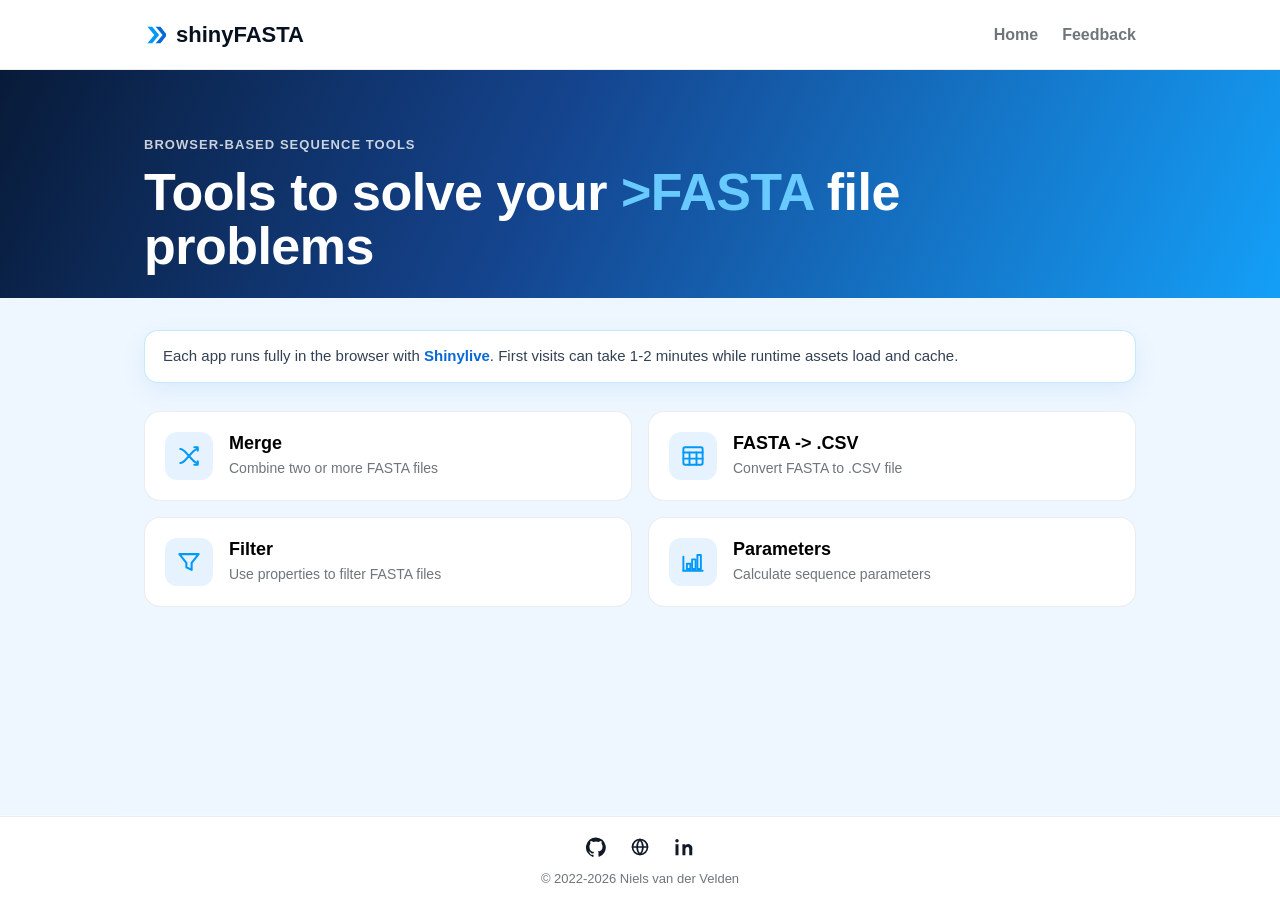
<file: dashboard/index.html>
<!doctype html>
<html lang="en">
<head>
  <meta charset="utf-8">
  <meta name="viewport" content="width=device-width, initial-scale=1">
  <title>shinyFASTA</title>
  <meta name="description" content="Browser-based FASTA tools.">
  <link rel="icon" type="image/svg+xml" href='data:image/svg+xml,%3Csvg xmlns="http://www.w3.org/2000/svg" viewBox="0 0 32 32"%3E%3Crect width="32" height="32" rx="7" fill="%23eef7ff"/%3E%3Cpath d="M5 4l10 12L5 28h7l10-12L12 4H5z" fill="%230099f9"/%3E%3Cpath d="M17 4l10 12-10 12h7l8-10.2v-3.6L24 4h-7z" fill="%230868d8"/%3E%3C/svg%3E'>
  <style>
    :root {
      --bg: #eef7ff;
      --ink: #07111f;
      --muted: #6e757b;
      --blue: #0099f9;
      --blue-dark: #0868d8;
      --blue-soft: #e6f3ff;
      --card: #ffffff;
      --line: rgba(15, 23, 42, 0.08);
    }

    * { box-sizing: border-box; }
    html,
    body {
      min-height: 100%;
      background: #fff;
    }

    body {
      min-height: 100dvh;
      margin: 0;
      overflow-x: hidden;
      display: grid;
      grid-template-rows: auto auto 1fr auto;
      color: var(--ink);
      font-family: Inter, Arial, "Helvetica Neue", Helvetica, sans-serif;
      font-size: 16px;
      line-height: 1.5;
      -webkit-font-smoothing: antialiased;
    }

    a { color: inherit; text-decoration: none; }

    /* ===== Navbar ===== */
    .navbar {
      background: #fff;
      border-bottom: 1px solid var(--line);
    }
    .nav-inner {
      width: 100%;
      max-width: 1040px;
      margin: 0 auto;
      padding: 18px 24px;
      display: flex;
      align-items: center;
      justify-content: space-between;
      gap: 24px;
    }
    .brand {
      display: flex;
      align-items: center;
      gap: 10px;
      font-size: 22px;
      font-weight: 700;
    }
    .brand-mark { width: 22px; height: 22px; flex: 0 0 auto; }
    .nav-links {
      display: flex;
      align-items: center;
      gap: 24px;
      color: var(--muted);
      font-size: 16px;
      font-weight: 600;
    }
    .nav-links a:hover, .nav-links a:focus { color: var(--blue-dark); }

    /* ===== Hero ===== */
    .hero-art {
      min-height: 260px;
      overflow: hidden;
      background:
        linear-gradient(115deg, rgba(3, 22, 52, 0.98) 0%, rgba(8, 58, 136, 0.95) 42%, rgba(0, 153, 249, 0.92) 100%),
        repeating-linear-gradient(135deg, rgba(255, 255, 255, 0.18) 0 2px, transparent 2px 24px);
      position: relative;
    }
    .hero-inner {
      width: 100%;
      max-width: 1040px;
      min-height: 260px;
      margin: 0 auto;
      padding: 38px 24px 56px;
      display: flex;
      align-items: flex-end;
    }
    .hero-label {
      color: rgba(255, 255, 255, 0.78);
      font-size: 13px;
      font-weight: 700;
      text-transform: uppercase;
      letter-spacing: 0.08em;
      margin-bottom: 10px;
    }
    h1 {
      max-width: 760px;
      margin: 0;
      color: #fff;
      font-size: clamp(34px, 5vw, 52px);
      line-height: 1.05;
      font-weight: 700;
      letter-spacing: -0.01em;
    }
    .fasta { color: #68caff; }

    /* ===== Content ===== */
    .content {
      width: 100%;
      max-width: 1040px;
      margin: -32px auto 0;
      padding: 32px 24px 42px;
      position: relative;
      z-index: 1;
      background: var(--bg);
      box-shadow: 0 0 0 100vmax var(--bg);
      clip-path: inset(0 -100vmax);
    }
    .notice {
      width: 100%;
      margin: 0 0 28px;
      padding: 14px 18px;
      border: 1px solid rgba(0, 153, 249, 0.22);
      border-radius: 14px;
      background: #fff;
      color: #334155;
      font-size: 15px;
      box-shadow: 0 8px 24px rgba(8, 104, 216, 0.08);
    }
    .notice strong { color: var(--blue-dark); }

    .grid {
      display: grid;
      grid-template-columns: repeat(2, minmax(0, 1fr));
      gap: 16px;
      margin: 0;
      padding: 0;
      list-style: none;
    }

    .app-card {
      display: flex;
      align-items: center;
      gap: 16px;
      padding: 20px;
      border-radius: 16px;
      background: var(--card);
      color: #000;
      border: 1px solid var(--line);
      transition: box-shadow 160ms ease, transform 160ms ease, border-color 160ms ease;
    }
    .app-card > .text { min-width: 0; flex: 1; }

    .app-card:hover, .app-card:focus {
      transform: translateY(-2px);
      box-shadow: 0 10px 24px rgba(0, 120, 252, 0.14);
      border-color: rgba(0, 153, 249, 0.35);
      outline: none;
    }

    .icon {
      width: 48px;
      height: 48px;
      flex: 0 0 48px;
      display: grid;
      place-items: center;
      border-radius: 12px;
      background: var(--blue-soft);
      color: var(--blue);
    }
    .icon svg { width: 28px; height: 28px; display: block; }

    .card-title {
      display: block;
      margin: 0 0 4px;
      font-size: 18px;
      line-height: 1.2;
      font-weight: 700;
    }
    .card-text {
      display: block;
      margin: 0;
      color: var(--muted);
      font-size: 14px;
      line-height: 1.4;
    }

    .arrow {
      color: var(--blue);
      opacity: 0;
      transition: opacity 160ms ease, transform 160ms ease;
      flex: 0 0 auto;
    }
    .app-card:hover .arrow {
      opacity: 1;
      transform: translateX(2px);
    }

    /* ===== Footer ===== */
    footer {
      padding: 16px 24px 12px;
      background: #fff;
      border-top: 1px solid var(--line);
      color: var(--muted);
      text-align: center;
      font-size: 13px;
    }
    .social {
      display: flex;
      justify-content: center;
      gap: 16px;
      margin-bottom: 8px;
    }
    .social a {
      width: 28px;
      height: 28px;
      display: grid;
      place-items: center;
      color: #111827;
      border-radius: 6px;
      transition: color 140ms ease, background 140ms ease;
    }
    .social a:hover { color: var(--blue-dark); background: var(--blue-soft); }
    .social svg { width: 20px; height: 20px; display: block; }

    @media (max-width: 720px) {
      .grid { grid-template-columns: 1fr; }
      .hero-inner, .content {
        padding-left: 18px;
        padding-right: 18px;
      }
      .nav-inner {
        padding: 14px 18px;
      }
      .nav-links a[href*="issues"] { display: none; }
      h1 {
        max-width: 100%;
        overflow-wrap: anywhere;
      }
      .fasta { display: block; }
      .notice {
        width: 100%;
        max-width: 100%;
        overflow-wrap: anywhere;
      }
    }
  </style>
</head>
<body>
  <header class="navbar">
    <div class="nav-inner">
      <a class="brand" href="./" aria-label="shinyFASTA home">
        <svg class="brand-mark" viewBox="0 0 32 32" aria-hidden="true">
          <path d="M5 4l10 12L5 28h7l10-12L12 4H5z" fill="#0099f9"/>
          <path d="M17 4l10 12-10 12h7l8-10.2v-3.6L24 4h-7z" fill="#0868d8"/>
        </svg>
        <span>shinyFASTA</span>
      </a>
      <nav class="nav-links" aria-label="Main navigation">
        <a href="./">Home</a>
        <a href="https://github.com/nvelden/shinyFASTAapps/issues" target="_blank" rel="noopener">Feedback</a>
      </nav>
    </div>
  </header>

  <section class="hero-art" aria-label="FASTA sequence artwork">
    <div class="hero-inner">
      <div>
        <div class="hero-label">Browser-based sequence tools</div>
        <h1>Tools to solve your <span class="fasta">&gt;FASTA</span> file problems</h1>
      </div>
    </div>
  </section>

  <main class="content">
    <p class="notice">Each app runs fully in the browser with <strong>Shinylive</strong>. First visits can take 1-2 minutes while runtime assets load and cache.</p>

    <ul class="grid" aria-label="FASTA applications">
      <li>
        <a class="app-card" href="./tool.html?app=merge_FASTA">
          <span class="icon" aria-hidden="true">
            <svg viewBox="0 0 32 32" fill="none" stroke="currentColor" stroke-width="2.2" stroke-linecap="round" stroke-linejoin="round">
              <path d="M6 8c4 0 6 4 10 8s6 8 10 8"/>
              <path d="M6 24c4 0 6-4 10-8s6-8 10-8"/>
              <path d="M22 6h4v4"/>
              <path d="M22 26h4v-4"/>
            </svg>
          </span>
          <span class="text">
            <span class="card-title">Merge</span>
            <span class="card-text">Combine two or more FASTA files</span>
          </span>
          <svg class="arrow" viewBox="0 0 24 24" width="18" height="18" fill="none" stroke="currentColor" stroke-width="2.4" stroke-linecap="round" stroke-linejoin="round" aria-hidden="true"><path d="M5 12h14M13 5l7 7-7 7"/></svg>
        </a>
      </li>
      <li>
        <a class="app-card" href="./tool.html?app=FASTAtoCSV">
          <span class="icon" aria-hidden="true">
            <svg viewBox="0 0 32 32" fill="none" stroke="currentColor" stroke-width="2.2" stroke-linecap="round" stroke-linejoin="round">
              <rect x="5" y="6" width="22" height="20" rx="2"/>
              <path d="M5 12h22"/>
              <path d="M5 19h22"/>
              <path d="M12 12v14"/>
              <path d="M20 12v14"/>
            </svg>
          </span>
          <span class="text">
            <span class="card-title">FASTA -&gt; .CSV</span>
            <span class="card-text">Convert FASTA to .CSV file</span>
          </span>
          <svg class="arrow" viewBox="0 0 24 24" width="18" height="18" fill="none" stroke="currentColor" stroke-width="2.4" stroke-linecap="round" stroke-linejoin="round" aria-hidden="true"><path d="M5 12h14M13 5l7 7-7 7"/></svg>
        </a>
      </li>
      <li>
        <a class="app-card" href="./tool.html?app=filterFASTA">
          <span class="icon" aria-hidden="true">
            <svg viewBox="0 0 32 32" fill="none" stroke="currentColor" stroke-width="2.4" stroke-linecap="round" stroke-linejoin="round">
              <path d="M5 7h22l-8 10v8l-6-3v-5z"/>
            </svg>
          </span>
          <span class="text">
            <span class="card-title">Filter</span>
            <span class="card-text">Use properties to filter FASTA files</span>
          </span>
          <svg class="arrow" viewBox="0 0 24 24" width="18" height="18" fill="none" stroke="currentColor" stroke-width="2.4" stroke-linecap="round" stroke-linejoin="round" aria-hidden="true"><path d="M5 12h14M13 5l7 7-7 7"/></svg>
        </a>
      </li>
      <li>
        <a class="app-card" href="./tool.html?app=paramFASTA">
          <span class="icon" aria-hidden="true">
            <svg viewBox="0 0 32 32" fill="none" stroke="currentColor" stroke-width="2.2" stroke-linecap="round" stroke-linejoin="round">
              <path d="M5 26V10"/>
              <path d="M5 26h22"/>
              <rect x="9" y="18" width="4" height="6"/>
              <rect x="15" y="13" width="4" height="11"/>
              <rect x="21" y="8" width="4" height="16"/>
            </svg>
          </span>
          <span class="text">
            <span class="card-title">Parameters</span>
            <span class="card-text">Calculate sequence parameters</span>
          </span>
          <svg class="arrow" viewBox="0 0 24 24" width="18" height="18" fill="none" stroke="currentColor" stroke-width="2.4" stroke-linecap="round" stroke-linejoin="round" aria-hidden="true"><path d="M5 12h14M13 5l7 7-7 7"/></svg>
        </a>
      </li>
    </ul>
  </main>

  <footer>
    <div class="social" aria-label="Niels van der Velden links">
      <a href="https://github.com/nvelden" target="_blank" rel="noopener" aria-label="GitHub">
        <svg viewBox="0 0 24 24" aria-hidden="true" fill="currentColor">
          <path d="M12 .5A12 12 0 0 0 8.2 23.9c.6.1.8-.2.8-.6v-2.1c-3.4.7-4.1-1.5-4.1-1.5-.5-1.3-1.3-1.7-1.3-1.7-1.1-.7.1-.7.1-.7 1.2.1 1.8 1.2 1.8 1.2 1.1 1.8 2.8 1.3 3.5 1 .1-.8.4-1.3.8-1.6-2.7-.3-5.6-1.4-5.6-6A4.7 4.7 0 0 1 5.4 8c-.1-.3-.5-1.6.1-3.3 0 0 1-.3 3.4 1.2a11.8 11.8 0 0 1 6.2 0c2.3-1.5 3.3-1.2 3.3-1.2.7 1.7.3 3 .2 3.3a4.7 4.7 0 0 1 1.2 3.3c0 4.7-2.9 5.7-5.6 6 .4.3.8 1 .8 2v3.9c0 .4.2.7.8.6A12 12 0 0 0 12 .5z"/>
        </svg>
      </a>
      <a href="https://www.nielsvandervelden.com" target="_blank" rel="noopener" aria-label="Website">
        <svg viewBox="0 0 24 24" aria-hidden="true" fill="none">
          <path d="M12 21a9 9 0 1 0 0-18 9 9 0 0 0 0 18z" stroke="currentColor" stroke-width="2"/>
          <path d="M3 12h18M12 3c2.4 2.5 3.5 5.5 3.5 9S14.4 18.5 12 21c-2.4-2.5-3.5-5.5-3.5-9S9.6 5.5 12 3z" stroke="currentColor" stroke-width="2" stroke-linecap="round"/>
        </svg>
      </a>
      <a href="http://www.linkedin.com/in/nielsva" target="_blank" rel="noopener" aria-label="LinkedIn">
        <svg viewBox="0 0 24 24" aria-hidden="true" fill="currentColor">
          <path d="M5.4 8.8H1.8V22h3.6V8.8zM3.6 2.5a2.1 2.1 0 1 0 0 4.2 2.1 2.1 0 0 0 0-4.2zM22.2 14.7c0-3.6-1.9-6.2-5.1-6.2-1.8 0-3 .9-3.5 1.8h-.1V8.8h-3.4V22h3.6v-6.5c0-1.7.3-3.4 2.5-3.4 2.1 0 2.1 2 2.1 3.5V22h3.6v-7.3z"/>
        </svg>
      </a>
    </div>
    <div>&copy; 2022-2026 Niels van der Velden</div>
  </footer>
</body>
</html>
</file>
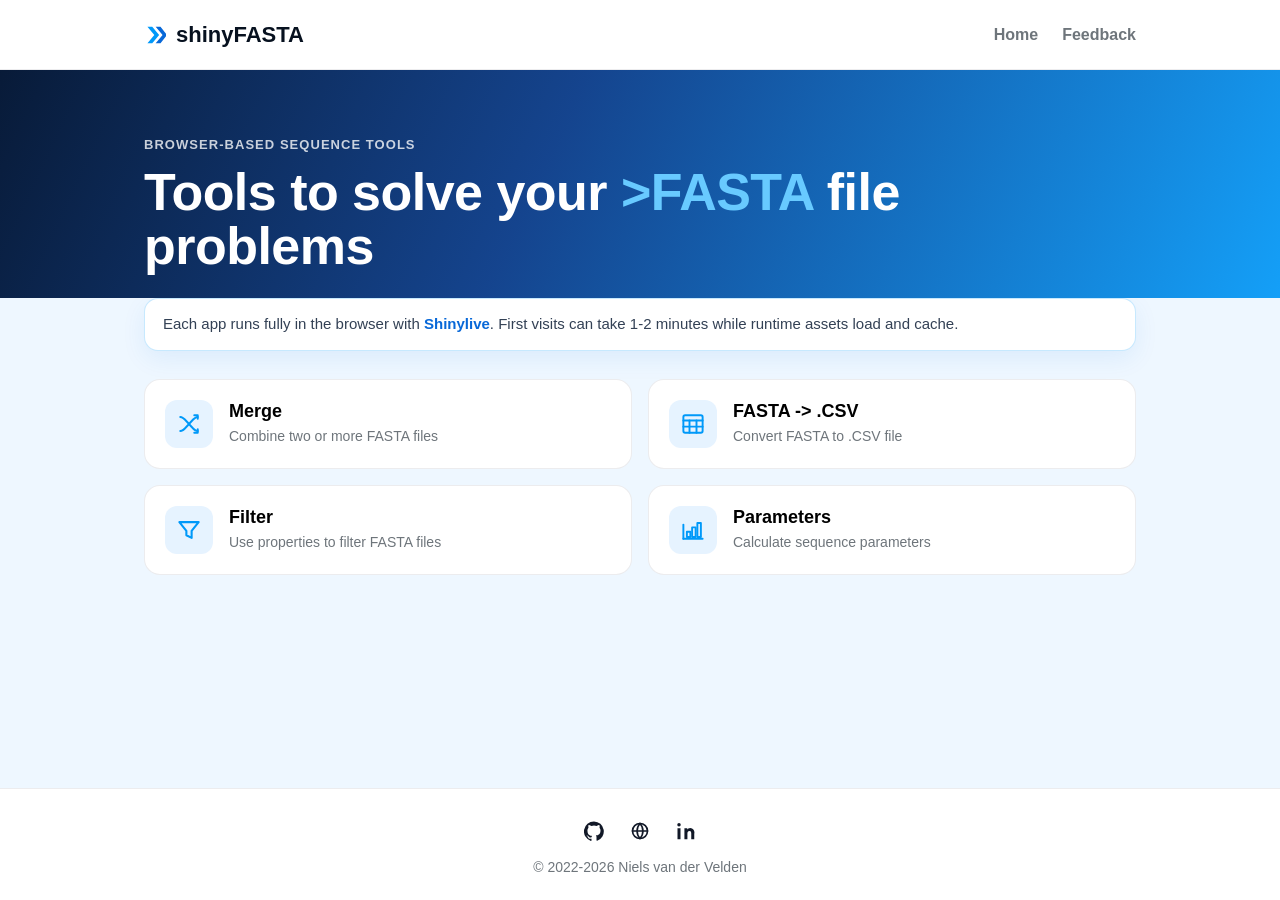
<file: docs/index.html>
<!doctype html>
<html lang="en">
<head>
  <meta charset="utf-8">
  <meta name="viewport" content="width=device-width, initial-scale=1">
  <title>shinyFASTA</title>
  <meta name="description" content="Browser-based FASTA tools.">
  <link rel="icon" type="image/svg+xml" href='data:image/svg+xml,%3Csvg xmlns="http://www.w3.org/2000/svg" viewBox="0 0 32 32"%3E%3Crect width="32" height="32" rx="7" fill="%23eef7ff"/%3E%3Cpath d="M5 4l10 12L5 28h7l10-12L12 4H5z" fill="%230099f9"/%3E%3Cpath d="M17 4l10 12-10 12h7l8-10.2v-3.6L24 4h-7z" fill="%230868d8"/%3E%3C/svg%3E'>
  <style>
    :root {
      --bg: #eef7ff;
      --ink: #07111f;
      --muted: #6e757b;
      --blue: #0099f9;
      --blue-dark: #0868d8;
      --blue-soft: #e6f3ff;
      --card: #ffffff;
      --line: rgba(15, 23, 42, 0.08);
    }

    * { box-sizing: border-box; }
    html,
    body {
      min-height: 100%;
      background: #fff;
    }

    body {
      min-height: 100dvh;
      margin: 0;
      padding-bottom: 112px;
      overflow-x: hidden;
      display: grid;
      grid-template-rows: auto auto 1fr auto;
      color: var(--ink);
      font-family: Inter, Arial, "Helvetica Neue", Helvetica, sans-serif;
      font-size: 16px;
      line-height: 1.5;
      -webkit-font-smoothing: antialiased;
    }

    a { color: inherit; text-decoration: none; }

    /* ===== Navbar ===== */
    .navbar {
      background: #fff;
      border-bottom: 1px solid var(--line);
    }
    .nav-inner {
      width: 100%;
      max-width: 1040px;
      margin: 0 auto;
      padding: 18px 24px;
      display: flex;
      align-items: center;
      justify-content: space-between;
      gap: 24px;
    }
    .brand {
      display: flex;
      align-items: center;
      gap: 10px;
      font-size: 22px;
      font-weight: 700;
    }
    .brand-mark { width: 22px; height: 22px; flex: 0 0 auto; }
    .nav-links {
      display: flex;
      align-items: center;
      gap: 24px;
      color: var(--muted);
      font-size: 16px;
      font-weight: 600;
    }
    .nav-links a:hover, .nav-links a:focus { color: var(--blue-dark); }

    /* ===== Hero ===== */
    .hero-art {
      min-height: 260px;
      overflow: hidden;
      background:
        linear-gradient(115deg, rgba(3, 22, 52, 0.98) 0%, rgba(8, 58, 136, 0.95) 42%, rgba(0, 153, 249, 0.92) 100%),
        repeating-linear-gradient(135deg, rgba(255, 255, 255, 0.18) 0 2px, transparent 2px 24px);
      position: relative;
    }
    .hero-inner {
      width: 100%;
      max-width: 1040px;
      min-height: 260px;
      margin: 0 auto;
      padding: 38px 24px 56px;
      display: flex;
      align-items: flex-end;
    }
    .hero-label {
      color: rgba(255, 255, 255, 0.78);
      font-size: 13px;
      font-weight: 700;
      text-transform: uppercase;
      letter-spacing: 0.08em;
      margin-bottom: 10px;
    }
    h1 {
      max-width: 760px;
      margin: 0;
      color: #fff;
      font-size: clamp(34px, 5vw, 52px);
      line-height: 1.05;
      font-weight: 700;
      letter-spacing: -0.01em;
    }
    .fasta { color: #68caff; }

    /* ===== Content ===== */
    .content {
      width: 100%;
      max-width: 1040px;
      margin: -32px auto 0;
      padding: 0 24px 42px;
      position: relative;
      z-index: 1;
      background: var(--bg);
      box-shadow: 0 0 0 100vmax var(--bg);
      clip-path: inset(0 -100vmax);
    }
    .notice {
      width: 100%;
      margin: 0 0 28px;
      padding: 14px 18px;
      border: 1px solid rgba(0, 153, 249, 0.22);
      border-radius: 14px;
      background: #fff;
      color: #334155;
      font-size: 15px;
      box-shadow: 0 8px 24px rgba(8, 104, 216, 0.08);
    }
    .notice strong { color: var(--blue-dark); }

    .grid {
      display: grid;
      grid-template-columns: repeat(2, minmax(0, 1fr));
      gap: 16px;
      margin: 0;
      padding: 0;
      list-style: none;
    }

    .app-card {
      display: flex;
      align-items: center;
      gap: 16px;
      padding: 20px;
      border-radius: 16px;
      background: var(--card);
      color: #000;
      border: 1px solid var(--line);
      transition: box-shadow 160ms ease, transform 160ms ease, border-color 160ms ease;
    }
    .app-card > .text { min-width: 0; flex: 1; }

    .app-card:hover, .app-card:focus {
      transform: translateY(-2px);
      box-shadow: 0 10px 24px rgba(0, 120, 252, 0.14);
      border-color: rgba(0, 153, 249, 0.35);
      outline: none;
    }

    .icon {
      width: 48px;
      height: 48px;
      flex: 0 0 48px;
      display: grid;
      place-items: center;
      border-radius: 12px;
      background: var(--blue-soft);
      color: var(--blue);
    }
    .icon svg { width: 28px; height: 28px; display: block; }

    .card-title {
      display: block;
      margin: 0 0 4px;
      font-size: 18px;
      line-height: 1.2;
      font-weight: 700;
    }
    .card-text {
      display: block;
      margin: 0;
      color: var(--muted);
      font-size: 14px;
      line-height: 1.4;
    }

    .arrow {
      color: var(--blue);
      opacity: 0;
      transition: opacity 160ms ease, transform 160ms ease;
      flex: 0 0 auto;
    }
    .app-card:hover .arrow {
      opacity: 1;
      transform: translateX(2px);
    }

    /* ===== Footer ===== */
    footer {
      position: fixed;
      left: 0;
      right: 0;
      bottom: 0;
      z-index: 10;
      padding: 28px 24px 22px;
      background: #fff;
      border-top: 1px solid var(--line);
      color: var(--muted);
      text-align: center;
      font-size: 14px;
    }
    .social {
      display: flex;
      justify-content: center;
      gap: 18px;
      margin-bottom: 12px;
    }
    .social a {
      width: 28px;
      height: 28px;
      display: grid;
      place-items: center;
      color: #111827;
      border-radius: 6px;
      transition: color 140ms ease, background 140ms ease;
    }
    .social a:hover { color: var(--blue-dark); background: var(--blue-soft); }
    .social svg { width: 20px; height: 20px; display: block; }

    @media (max-width: 720px) {
      .grid { grid-template-columns: 1fr; }
      .hero-inner, .content {
        width: 100%;
        max-width: 390px;
        margin-right: 0;
        margin-left: 0;
        padding-left: 18px;
        padding-right: 18px;
      }
      .nav-inner {
        max-width: 390px;
        margin-right: 0;
        margin-left: 0;
        padding: 14px 18px;
      }
      .nav-links a[href*="issues"] { display: none; }
      h1 {
        max-width: 100%;
        overflow-wrap: anywhere;
      }
      .fasta { display: block; }
      .notice {
        width: 100%;
        max-width: 100%;
        overflow-wrap: anywhere;
      }
    }
  </style>
</head>
<body>
  <header class="navbar">
    <div class="nav-inner">
      <a class="brand" href="./" aria-label="shinyFASTA home">
        <svg class="brand-mark" viewBox="0 0 32 32" aria-hidden="true">
          <path d="M5 4l10 12L5 28h7l10-12L12 4H5z" fill="#0099f9"/>
          <path d="M17 4l10 12-10 12h7l8-10.2v-3.6L24 4h-7z" fill="#0868d8"/>
        </svg>
        <span>shinyFASTA</span>
      </a>
      <nav class="nav-links" aria-label="Main navigation">
        <a href="./">Home</a>
        <a href="https://github.com/nvelden/shinyFASTAapps/issues" target="_blank" rel="noopener">Feedback</a>
      </nav>
    </div>
  </header>

  <section class="hero-art" aria-label="FASTA sequence artwork">
    <div class="hero-inner">
      <div>
        <div class="hero-label">Browser-based sequence tools</div>
        <h1>Tools to solve your <span class="fasta">&gt;FASTA</span> file problems</h1>
      </div>
    </div>
  </section>

  <main class="content">
    <p class="notice">Each app runs fully in the browser with <strong>Shinylive</strong>. First visits can take 1-2 minutes while runtime assets load and cache.</p>

    <ul class="grid" aria-label="FASTA applications">
      <li>
        <a class="app-card" href="./tool.html?app=merge_FASTA">
          <span class="icon" aria-hidden="true">
            <svg viewBox="0 0 32 32" fill="none" stroke="currentColor" stroke-width="2.2" stroke-linecap="round" stroke-linejoin="round">
              <path d="M6 8c4 0 6 4 10 8s6 8 10 8"/>
              <path d="M6 24c4 0 6-4 10-8s6-8 10-8"/>
              <path d="M22 6h4v4"/>
              <path d="M22 26h4v-4"/>
            </svg>
          </span>
          <span class="text">
            <span class="card-title">Merge</span>
            <span class="card-text">Combine two or more FASTA files</span>
          </span>
          <svg class="arrow" viewBox="0 0 24 24" width="18" height="18" fill="none" stroke="currentColor" stroke-width="2.4" stroke-linecap="round" stroke-linejoin="round" aria-hidden="true"><path d="M5 12h14M13 5l7 7-7 7"/></svg>
        </a>
      </li>
      <li>
        <a class="app-card" href="./tool.html?app=FASTAtoCSV">
          <span class="icon" aria-hidden="true">
            <svg viewBox="0 0 32 32" fill="none" stroke="currentColor" stroke-width="2.2" stroke-linecap="round" stroke-linejoin="round">
              <rect x="5" y="6" width="22" height="20" rx="2"/>
              <path d="M5 12h22"/>
              <path d="M5 19h22"/>
              <path d="M12 12v14"/>
              <path d="M20 12v14"/>
            </svg>
          </span>
          <span class="text">
            <span class="card-title">FASTA -&gt; .CSV</span>
            <span class="card-text">Convert FASTA to .CSV file</span>
          </span>
          <svg class="arrow" viewBox="0 0 24 24" width="18" height="18" fill="none" stroke="currentColor" stroke-width="2.4" stroke-linecap="round" stroke-linejoin="round" aria-hidden="true"><path d="M5 12h14M13 5l7 7-7 7"/></svg>
        </a>
      </li>
      <li>
        <a class="app-card" href="./tool.html?app=filterFASTA">
          <span class="icon" aria-hidden="true">
            <svg viewBox="0 0 32 32" fill="none" stroke="currentColor" stroke-width="2.4" stroke-linecap="round" stroke-linejoin="round">
              <path d="M5 7h22l-8 10v8l-6-3v-5z"/>
            </svg>
          </span>
          <span class="text">
            <span class="card-title">Filter</span>
            <span class="card-text">Use properties to filter FASTA files</span>
          </span>
          <svg class="arrow" viewBox="0 0 24 24" width="18" height="18" fill="none" stroke="currentColor" stroke-width="2.4" stroke-linecap="round" stroke-linejoin="round" aria-hidden="true"><path d="M5 12h14M13 5l7 7-7 7"/></svg>
        </a>
      </li>
      <li>
        <a class="app-card" href="./tool.html?app=paramFASTA">
          <span class="icon" aria-hidden="true">
            <svg viewBox="0 0 32 32" fill="none" stroke="currentColor" stroke-width="2.2" stroke-linecap="round" stroke-linejoin="round">
              <path d="M5 26V10"/>
              <path d="M5 26h22"/>
              <rect x="9" y="18" width="4" height="6"/>
              <rect x="15" y="13" width="4" height="11"/>
              <rect x="21" y="8" width="4" height="16"/>
            </svg>
          </span>
          <span class="text">
            <span class="card-title">Parameters</span>
            <span class="card-text">Calculate sequence parameters</span>
          </span>
          <svg class="arrow" viewBox="0 0 24 24" width="18" height="18" fill="none" stroke="currentColor" stroke-width="2.4" stroke-linecap="round" stroke-linejoin="round" aria-hidden="true"><path d="M5 12h14M13 5l7 7-7 7"/></svg>
        </a>
      </li>
    </ul>
  </main>

  <footer>
    <div class="social" aria-label="Niels van der Velden links">
      <a href="https://github.com/nvelden" target="_blank" rel="noopener" aria-label="GitHub">
        <svg viewBox="0 0 24 24" aria-hidden="true" fill="currentColor">
          <path d="M12 .5A12 12 0 0 0 8.2 23.9c.6.1.8-.2.8-.6v-2.1c-3.4.7-4.1-1.5-4.1-1.5-.5-1.3-1.3-1.7-1.3-1.7-1.1-.7.1-.7.1-.7 1.2.1 1.8 1.2 1.8 1.2 1.1 1.8 2.8 1.3 3.5 1 .1-.8.4-1.3.8-1.6-2.7-.3-5.6-1.4-5.6-6A4.7 4.7 0 0 1 5.4 8c-.1-.3-.5-1.6.1-3.3 0 0 1-.3 3.4 1.2a11.8 11.8 0 0 1 6.2 0c2.3-1.5 3.3-1.2 3.3-1.2.7 1.7.3 3 .2 3.3a4.7 4.7 0 0 1 1.2 3.3c0 4.7-2.9 5.7-5.6 6 .4.3.8 1 .8 2v3.9c0 .4.2.7.8.6A12 12 0 0 0 12 .5z"/>
        </svg>
      </a>
      <a href="https://www.nielsvandervelden.com" target="_blank" rel="noopener" aria-label="Website">
        <svg viewBox="0 0 24 24" aria-hidden="true" fill="none">
          <path d="M12 21a9 9 0 1 0 0-18 9 9 0 0 0 0 18z" stroke="currentColor" stroke-width="2"/>
          <path d="M3 12h18M12 3c2.4 2.5 3.5 5.5 3.5 9S14.4 18.5 12 21c-2.4-2.5-3.5-5.5-3.5-9S9.6 5.5 12 3z" stroke="currentColor" stroke-width="2" stroke-linecap="round"/>
        </svg>
      </a>
      <a href="http://www.linkedin.com/in/nielsva" target="_blank" rel="noopener" aria-label="LinkedIn">
        <svg viewBox="0 0 24 24" aria-hidden="true" fill="currentColor">
          <path d="M5.4 8.8H1.8V22h3.6V8.8zM3.6 2.5a2.1 2.1 0 1 0 0 4.2 2.1 2.1 0 0 0 0-4.2zM22.2 14.7c0-3.6-1.9-6.2-5.1-6.2-1.8 0-3 .9-3.5 1.8h-.1V8.8h-3.4V22h3.6v-6.5c0-1.7.3-3.4 2.5-3.4 2.1 0 2.1 2 2.1 3.5V22h3.6v-7.3z"/>
        </svg>
      </a>
    </div>
    <div>&copy; 2022-2026 Niels van der Velden</div>
  </footer>
</body>
</html>
</file>
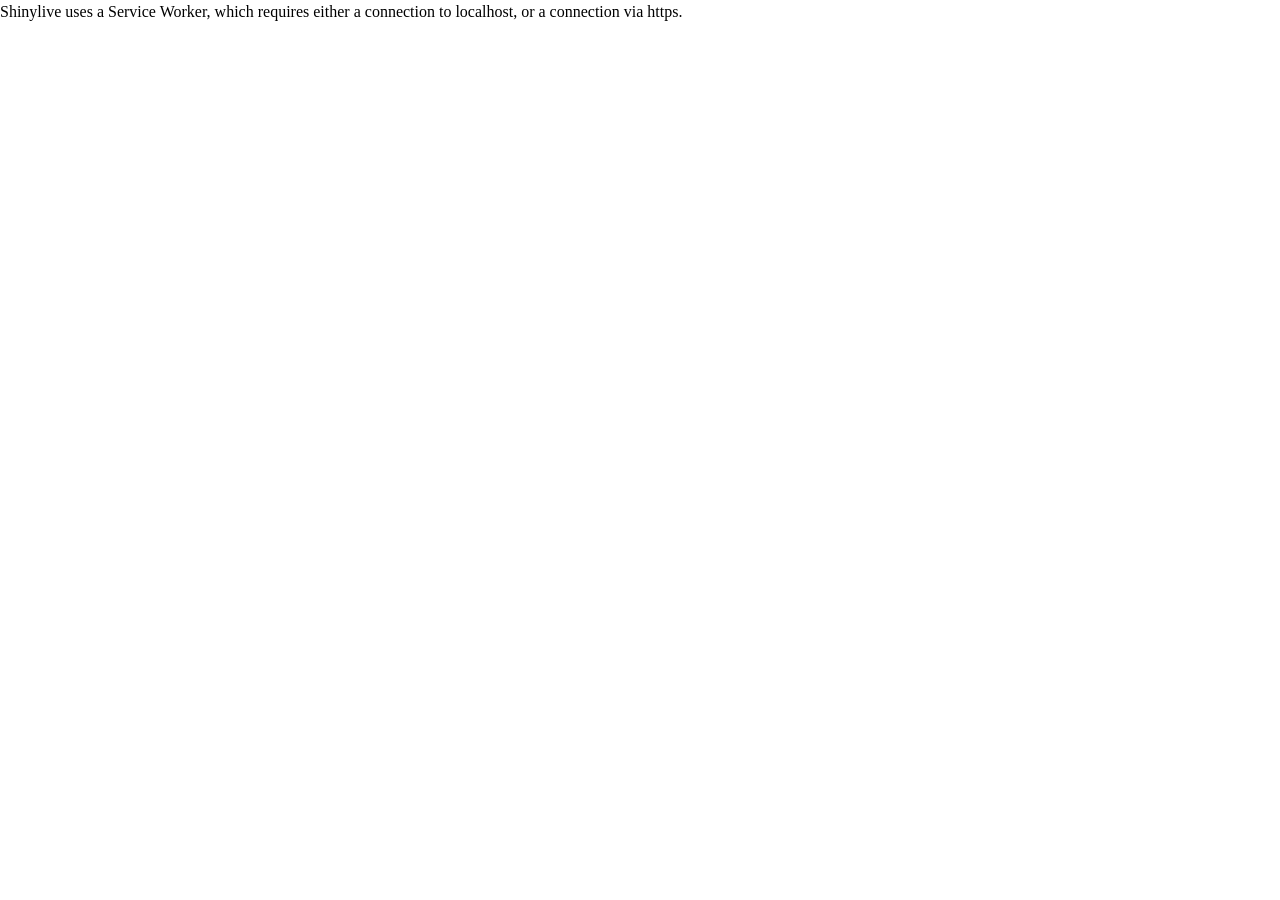
<file: docs/FASTAtoCSV/index.html>
<!doctype html>
<html lang="en">
  <head>
    <meta charset="UTF-8" />
    <meta name="viewport" content="width=device-width, initial-scale=1.0" />
    <title>Shiny App</title>
    <script
      src="./shinylive/load-shinylive-sw.js"
      type="module"
    ></script>
    <script type="module">
      import { runExportedApp } from "./shinylive/shinylive.js";
      runExportedApp({
        id: "root",
        appEngine: "r",
        relPath: "",
      });
    </script>
    <link rel="stylesheet" href="./shinylive/style-resets.css" />
    <link rel="stylesheet" href="./shinylive/shinylive.css" />
    
  </head>
  <body>
    
    <div style="height: 100vh; width: 100vw" id="root"></div>
    
  </body>
</html>
</file>
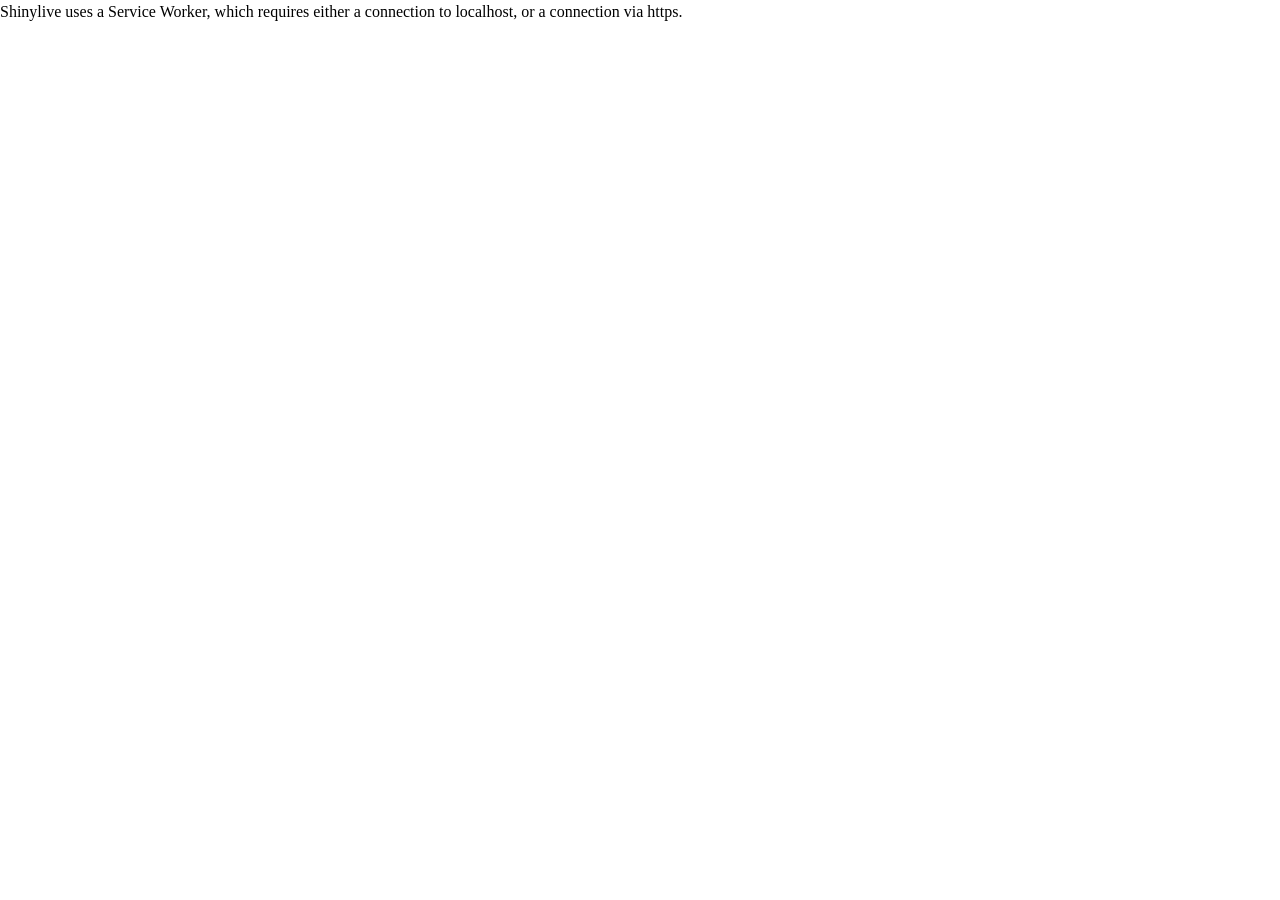
<file: docs/FASTAtoCSV/edit/index.html>
<!doctype html>
<html xmlns="http://www.w3.org/1999/xhtml" lang="en">
  <head>
    <title>Redirect to editable app</title>
    <meta
      http-equiv="refresh"
      content="0;URL='../index.html?_shinylive-mode=editor-terminal-viewer'"
    />
  </head>
  <body></body>
</html>
</file>
<file: docs/FASTAtoCSV/shinylive/shinylive.css>
/* Shinylive 0.9.1
// Copyright 2024 Posit, PBC */
/* src/Components/App.css */
@font-face {
  font-family: "Source Sans Pro";
  src: url(./SourceSansPro-Regular.otf-PVQ5ZP77.woff2) format("woff2");
  font-weight: normal;
  font-style: normal;
}
:root {
  --colors-grey: grey;
  --colors-blue: #007bc2;
  --colors-blue-dark: hsl(207, 69%, 35%);
  --colors-red: #c10000;
  --colors-white: white;
  --colors-bg: white;
  --colors-fg: #333;
  --font-face:
    "Source Sans Pro",
    Arial,
    Helvetica,
    sans-serif;
  --font-size: 14px;
  --font-mono-face:
    Menlo,
    Monaco,
    Consolas,
    "Liberation Mono",
    "Courier New",
    monospace;
  --font-mono-size: 12px;
  --panel-roundness: 5px;
  --button-roundness: 5px;
  --container-roundness: calc(var(--panel-roundness) * 1.4);
  --shadow-color: 0deg 0% 56%;
  --shadow-elevation-low:
    0.3px 0.4px 0.6px hsl(var(--shadow-color) / 0.34),
    0.5px 0.7px 1px -1.2px hsl(var(--shadow-color) / 0.34),
    1.2px 1.7px 2.3px -2.5px hsl(var(--shadow-color) / 0.34);
  --shadow-elevation-medium:
    0.3px 0.4px 0.6px hsl(var(--shadow-color) / 0.36),
    1px 1.4px 1.9px -0.8px hsl(var(--shadow-color) / 0.36),
    2.6px 3.4px 4.8px -1.7px hsl(var(--shadow-color) / 0.36),
    6.2px 8.3px 11.7px -2.5px hsl(var(--shadow-color) / 0.36);
}
.shinylive-container {
  --pad: 2px;
  height: 100%;
  width: 100%;
  min-height: 100px;
  min-width: 400px;
  padding: var(--pad);
  border-radius: var(--container-roundness);
  background-color: #e6e6e6;
}
.shinylive-container.viewer {
  --pad: 0;
  min-width: unset;
}
.shinylive-container > div {
  border-radius: var(--panel-roundness);
  background-color: var(--colors-bg);
}
.shinylive-example-selector {
  grid-area: exampleselector;
}
.shinylive-editor {
  grid-area: editor;
}
.shinylive-terminal {
  grid-area: terminal;
}
.shinylive-viewer {
  grid-area: viewer;
}
button {
  background-color: var(--colors-blue);
  color: var(--colors-white);
  font-family: var(--font-face);
  font-size: var(--font-size);
  border-style: solid;
  border-color: var(--colors-white);
  border-radius: var(--button-roundness);
  cursor: pointer;
  padding: 0.2rem 0.5rem;
}
button:disabled {
  cursor: default;
  background-color: #c8c8c8;
}
.shinylive-container.editor-cell {
  padding: 0;
}
.shinylive-container.editor-cell .shinylive-editor {
  border-bottom-right-radius: 0;
  border-bottom-left-radius: 0;
}
.shinylive-container.editor-cell .shinylive-output-cell {
  border-top: 2px solid #eeeff2;
  border-top-right-radius: 0;
  border-top-left-radius: 0;
}
.shinylive-container.editor-cell .shinylive-output-cell .rendered-html {
  padding: 2px 12px 3px 12px;
}
.shinylive-container.editor-cell .shinylive-output-cell pre.output-content {
  border-top-right-radius: 0;
  border-top-left-radius: 0;
  background-color: #eeeff2;
  font-size: 13px;
  line-height: 1.8;
  padding: 2px 12px 5px 12px;
  margin-bottom: 0;
  color: #666;
}
.shinylive-container.editor-cell .editor-container {
  padding: 0;
}
.shinylive-container.editor-cell .cm-scroller {
  padding: 12px 12px 4px 12px;
}

/* src/Components/ExampleSelector.css */
.shinylive-example-selector {
  padding: 3px 3px 3px 8px;
  font-family: var(--font-face);
  --indent: 8px;
  --divider-color: #f1f1f1;
}
.shinylive-example-selector > .categories {
  height: 100%;
  overflow-y: auto;
  padding: var(--indent);
}
.shinylive-example-selector > .categories .category-title {
  color: var(--colors-blue, blue);
  margin-top: calc(var(--indent) * 2);
}
.shinylive-example-selector .example {
  --v-pad: calc(var(--indent));
  --h-pad: calc(var(--indent) * 2);
  padding-left: var(--h-pad);
  padding-top: var(--v-pad);
  padding-bottom: var(--v-pad);
  cursor: default;
  position: relative;
  --sidebar-color: var(--colors-grey);
  --sidebar-indent: calc(var(--indent) / 1.3);
  --sidebar-w: 1px;
}
.shinylive-example-selector .example > a {
  text-decoration: unset;
  color: unset;
  cursor: unset;
}
.shinylive-example-selector .example:hover:not(.selected) {
  cursor: pointer;
}
.shinylive-example-selector .example.selected,
.shinylive-example-selector .example:hover {
  --sidebar-w: 4px;
}
.shinylive-example-selector .example.selected {
  --sidebar-color: var(--colors-blue, blue);
}
.shinylive-example-selector .example:before {
  content: "";
  position: absolute;
  height: 70%;
  top: 15%;
  width: var(--sidebar-w);
  border-radius: var(--button-roundness, 5px);
  left: calc(var(--sidebar-indent) - var(--sidebar-w) - 1px);
  background-color: var(--sidebar-color);
}
.shinylive-example-selector .example .title {
  font-weight: 500;
}
.shinylive-example-selector .example .about {
  color: var(--colors-grey, grey);
  font-size: small;
  font-style: italic;
  font-weight: 400;
}
.shinylive-example-selector > .categories > section > .divider {
  width: 100%;
  height: 1px;
  background-color: var(--divider-color);
}

/* src/Components/HeaderBar.css */
.HeaderBar {
  height: 30px;
  padding: 3px 8px;
  background-color: #007BC2;
  font-family: var(--font-face);
  font-size: 1.1rem;
  color: var(--colors-white);
  display: flex;
}
.HeaderBar > a.page-title {
  display: inherit;
  color: var(--colors-white);
  text-decoration: none;
  flex-direction: row;
  margin-right: auto;
}
.HeaderBar .shiny-logo {
  height: 22px;
  display: inline-block;
  margin-right: 6px;
  margin-left: 4px;
  margin-top: 1px;
}
.HeaderBar > div {
  flex-direction: row;
  margin-right: 1rem;
}
.HeaderBar button.code-run-button {
  border: none;
  font-size: 0.9rem;
  padding: 0.2rem 0.5rem;
  background-color: transparent;
  white-space: nowrap;
  fill: rgba(255, 255, 255, 0.8);
}
.HeaderBar button.code-run-button svg.shinylive-icon {
  font-size: 1em;
}
.HeaderBar button.code-run-button span.button-label {
  vertical-align: 0.15em;
  margin-left: 0.3em;
}
.HeaderBar .code-run-button:hover {
  color: var(--colors-white);
  fill: var(--colors-white);
}

/* src/Components/Icons.css */
.shinylive-icon {
  display: inline-block;
  height: 1em;
}

/* src/Components/OutputCell.css */
.shinylive-output-cell div.rendered-html table {
  border: none;
  border-collapse: collapse;
  border-spacing: 0;
  color: black;
  font-size: 90%;
  table-layout: fixed;
}
.shinylive-output-cell div.rendered-html thead {
  border-bottom: 1px solid black;
  vertical-align: bottom;
}
.shinylive-output-cell div.rendered-html tr,
.shinylive-output-cell div.rendered-html th,
.shinylive-output-cell div.rendered-html td {
  text-align: right;
  vertical-align: middle;
  padding: 0.5em 0.5em;
  line-height: normal;
  white-space: normal;
  max-width: none;
  border: none;
}
.shinylive-output-cell div.rendered-html th {
  font-weight: bold;
}
.shinylive-output-cell div.rendered-html tbody tr:nth-child(odd) {
  background: #f5f5f5;
}
.shinylive-output-cell div.rendered-html tbody tr:hover {
  background: rgba(66, 165, 245, 0.2);
}

/* src/Components/ResizableGrid/ResizableGrid.css */
.ResizableGrid {
  --pad: 2px;
  --panel-gap: 3px;
  --sizer-margin-offset: calc(-1 * var(--panel-gap));
  --expansion-scale: 3;
  height: 100%;
  width: 100%;
  min-height: 80px;
  min-width: 400px;
  display: grid;
  padding: 0;
  gap: var(--panel-gap);
  position: relative;
}
.ResizableGrid > * {
  min-width: 0;
  min-height: 0;
}
div.ResizableGrid--col-sizer,
div.ResizableGrid--row-sizer {
  opacity: 0;
  position: relative;
  transition: transform 1s 0.5s;
}
.ResizableGrid--col-sizer {
  grid-row: 1/-1;
  width: var(--panel-gap);
  margin-left: var(--sizer-margin-offset);
  height: 100%;
  cursor: ew-resize;
}
.ResizableGrid--row-sizer {
  grid-column: 1/-1;
  height: var(--panel-gap);
  margin-top: var(--sizer-margin-offset);
  width: 100%;
  cursor: ns-resize;
}
.ResizableGrid--col-sizer:hover,
.ResizableGrid--row-sizer:hover {
  z-index: 9999;
  transition: transform 0s;
}
.ResizableGrid--col-sizer:hover {
  transform: scaleX(var(--expansion-scale));
}
.ResizableGrid--row-sizer:hover {
  transform: scaleY(var(--expansion-scale));
}
div#size-detection-cell {
  width: 100%;
  height: 100%;
  grid-row: 1/-1;
  grid-column: 1/-1;
}

/* node_modules/xterm/css/xterm.css */
.xterm {
  cursor: text;
  position: relative;
  user-select: none;
  -ms-user-select: none;
  -webkit-user-select: none;
}
.xterm.focus,
.xterm:focus {
  outline: none;
}
.xterm .xterm-helpers {
  position: absolute;
  top: 0;
  z-index: 5;
}
.xterm .xterm-helper-textarea {
  padding: 0;
  border: 0;
  margin: 0;
  position: absolute;
  opacity: 0;
  left: -9999em;
  top: 0;
  width: 0;
  height: 0;
  z-index: -5;
  white-space: nowrap;
  overflow: hidden;
  resize: none;
}
.xterm .composition-view {
  background: #000;
  color: #FFF;
  display: none;
  position: absolute;
  white-space: nowrap;
  z-index: 1;
}
.xterm .composition-view.active {
  display: block;
}
.xterm .xterm-viewport {
  background-color: #000;
  overflow-y: scroll;
  cursor: default;
  position: absolute;
  right: 0;
  left: 0;
  top: 0;
  bottom: 0;
}
.xterm .xterm-screen {
  position: relative;
}
.xterm .xterm-screen canvas {
  position: absolute;
  left: 0;
  top: 0;
}
.xterm .xterm-scroll-area {
  visibility: hidden;
}
.xterm-char-measure-element {
  display: inline-block;
  visibility: hidden;
  position: absolute;
  top: 0;
  left: -9999em;
  line-height: normal;
}
.xterm.enable-mouse-events {
  cursor: default;
}
.xterm.xterm-cursor-pointer,
.xterm .xterm-cursor-pointer {
  cursor: pointer;
}
.xterm.column-select.focus {
  cursor: crosshair;
}
.xterm .xterm-accessibility,
.xterm .xterm-message {
  position: absolute;
  left: 0;
  top: 0;
  bottom: 0;
  right: 0;
  z-index: 10;
  color: transparent;
  pointer-events: none;
}
.xterm .live-region {
  position: absolute;
  left: -9999px;
  width: 1px;
  height: 1px;
  overflow: hidden;
}
.xterm-dim {
  opacity: 1 !important;
}
.xterm-underline-1 {
  text-decoration: underline;
}
.xterm-underline-2 {
  text-decoration: double underline;
}
.xterm-underline-3 {
  text-decoration: wavy underline;
}
.xterm-underline-4 {
  text-decoration: dotted underline;
}
.xterm-underline-5 {
  text-decoration: dashed underline;
}
.xterm-overline {
  text-decoration: overline;
}
.xterm-overline.xterm-underline-1 {
  text-decoration: overline underline;
}
.xterm-overline.xterm-underline-2 {
  text-decoration: overline double underline;
}
.xterm-overline.xterm-underline-3 {
  text-decoration: overline wavy underline;
}
.xterm-overline.xterm-underline-4 {
  text-decoration: overline dotted underline;
}
.xterm-overline.xterm-underline-5 {
  text-decoration: overline dashed underline;
}
.xterm-strikethrough {
  text-decoration: line-through;
}
.xterm-screen .xterm-decoration-container .xterm-decoration {
  z-index: 6;
  position: absolute;
}
.xterm-screen .xterm-decoration-container .xterm-decoration.xterm-decoration-top-layer {
  z-index: 7;
}
.xterm-decoration-overview-ruler {
  z-index: 8;
  position: absolute;
  top: 0;
  right: 0;
  pointer-events: none;
}
.xterm-decoration-top {
  z-index: 2;
  position: relative;
}

/* src/Components/Terminal.css */
.shinylive-terminal.terminal {
  height: 100%;
  position: relative;
  overflow: hidden;
  padding: 0.5rem;
  --color: #333;
  --background: white;
  --size: 1;
  --font:
    Menlo,
    Monaco,
    Consolas,
    "Liberation Mono",
    "Courier New",
    monospace;
}
.xterm {
  padding: 8px;
}

/* src/Components/LoadingAnimation.css */
.loading-animation {
  --animation-start-color: #fafafa;
  --animation-end-color: #cccccc;
  --hex-width: 16px;
  background-color: inherit;
  box-shadow: inherit;
  text-align: center;
  font-size: 0;
  -webkit-animation: loading-animation-fade-in 1s;
  animation: loading-animation-fade-in 1s;
}
.loading-animation .hex {
  display: inline-block;
  position: relative;
  width: var(--hex-width);
  height: calc(0.57735 * var(--hex-width));
  margin: calc(0.216 * var(--hex-width)) calc(var(--hex-width) / 12);
  background-color: var(--animation-start-color);
  vertical-align: middle;
  -webkit-animation: loading-animation-pulse 3.75s infinite;
  animation: loading-animation-pulse 3.75s infinite;
}
.loading-animation .hex::before,
.loading-animation .hex::after {
  content: "";
  display: block;
  position: absolute;
  width: calc(0.7071 * var(--hex-width));
  height: calc(0.7071 * var(--hex-width));
  background-color: inherit;
  transform-origin: 0 0;
  transform: scaleY(0.57735) rotate(-45deg);
  animation: inherit;
}
.loading-animation .hex::before {
  top: 0;
}
.loading-animation .hex::after {
  top: calc(0.57735 * var(--hex-width));
}
.loading-animation .hex:nth-of-type(2n) {
  -webkit-animation-delay: 0s;
  animation-delay: 0s;
}
.loading-animation .hex:nth-of-type(2n+1) {
  -webkit-animation-delay: -1.1s;
  animation-delay: -1.05s;
}
.loading-animation .hex:nth-of-type(2n+2) {
  -webkit-animation-delay: -1.97s;
  animation-delay: -1.97s;
}
.loading-animation .hex:nth-of-type(2n+3) {
  -webkit-animation-delay: -1.8s;
  animation-delay: -1.8s;
}
.loading-animation .hex:nth-of-type(2n+4) {
  -webkit-animation-delay: -1.1s;
  animation-delay: -1.1s;
}
.loading-animation .hex:nth-of-type(2n+5) {
  -webkit-animation-delay: -1.1s;
  animation-delay: -1.1s;
}
.loading-animation .hex:nth-of-type(2n+6) {
  -webkit-animation-delay: -1.8s;
  animation-delay: -1.8s;
}
.loading-animation .hex:nth-of-type(2n+7) {
  -webkit-animation-delay: -1.7s;
  animation-delay: -1.7s;
}
.loading-animation .hex:nth-of-type(2n+8) {
  -webkit-animation-delay: -1.2s;
  animation-delay: -1.2s;
}
.loading-animation .hex:nth-of-type(2n+9) {
  -webkit-animation-delay: -1.3s;
  animation-delay: -1.3s;
}
.loading-animation .hex:nth-of-type(2n+11) {
  -webkit-animation-delay: -1.6s;
  animation-delay: -1.6s;
}
.loading-animation .hex:nth-of-type(2n+12) {
  -webkit-animation-delay: -1.6s;
  animation-delay: -1.6s;
}
.loading-animation .hex:nth-of-type(2n+13) {
  -webkit-animation-delay: -1.3s;
  animation-delay: -1.3s;
}
.loading-animation .hex:nth-of-type(2n+14) {
  -webkit-animation-delay: -1.3s;
  animation-delay: -1.3s;
}
.loading-animation .hex:nth-of-type(2n+15) {
  -webkit-animation-delay: -1.5s;
  animation-delay: -1.5s;
}
.loading-animation .hex:nth-of-type(2n+16) {
  -webkit-animation-delay: -1.5s;
  animation-delay: -1.5s;
}
.loading-animation .hex:nth-of-type(2n+17) {
  -webkit-animation-delay: -1.3s;
  animation-delay: -1.3s;
}
.loading-animation .hex:nth-of-type(2n+18) {
  -webkit-animation-delay: -1.4s;
  animation-delay: -1.4s;
}
.loading-animation .hex:nth-of-type(2n+19) {
  -webkit-animation-delay: -1.45s;
  animation-delay: -1.45s;
}
.loading-animation .spacer {
  display: inline-block;
  width: calc(var(--hex-width) * 14 / 12);
}
@keyframes loading-animation-pulse {
  0% {
    background-color: var(--animation-start-color);
  }
  50% {
    background-color: var(--animation-end-color);
  }
  100% {
    background-color: var(--animation-start-color);
  }
}
@keyframes loading-animation-fade-in {
  0% {
    opacity: 0;
  }
  20% {
    opacity: 0;
  }
  100% {
    opacity: 1;
  }
}

/* src/Components/Viewer.css */
.shinylive-viewer {
  height: 100%;
  width: 100%;
  position: relative;
}
.app-frame {
  border-radius: var(--panel-roundness);
  border: 0;
}
.shinylive-viewer iframe {
  background-color: white;
  width: 100%;
  height: 100%;
  display: block;
}
.shinylive-viewer .loading-wrapper {
  overflow: auto;
  background-color: white;
  position: absolute;
  height: 100%;
  width: 100%;
  top: 0px;
  left: 0px;
  display: flex;
  justify-content: center;
  align-items: center;
}
.shinylive-viewer .loading-wrapper.loading-wrapper-error {
  justify-content: left;
}
.shinylive-viewer .loading-wrapper .error-alert {
  text-align: center;
  font-size: 1.4rem;
  font-family: var(--font-face);
  -webkit-animation: loading-animation-fade-in 0.5s;
  animation: loading-animation-fade-in 0.5s;
}
.shinylive-viewer .loading-wrapper .error-alert .error-icon {
  display: inline-block;
  text-align: center;
  width: 85px;
  margin-bottom: 0.5rem;
}
.shinylive-viewer .loading-wrapper .error-alert .error-log {
  font-size: 0.7rem;
  text-align: left;
  padding: 0.3rem;
}
@keyframes loading-animation-fade-in {
  0% {
    opacity: 0;
  }
  100% {
    opacity: 1;
  }
}

/* node_modules/balloon-css/balloon.min.css */
:root {
  --balloon-border-radius: 2px;
  --balloon-color: rgba(16,16,16,0.95);
  --balloon-text-color: #fff;
  --balloon-font-size: 12px;
  --balloon-move: 4px;
}
button[aria-label][data-balloon-pos] {
  overflow: visible;
}
[aria-label][data-balloon-pos] {
  position: relative;
  cursor: pointer;
}
[aria-label][data-balloon-pos]:after {
  opacity: 0;
  pointer-events: none;
  transition: all 0.18s ease-out 0.18s;
  text-indent: 0;
  font-family:
    -apple-system,
    BlinkMacSystemFont,
    "Segoe UI",
    Roboto,
    Oxygen,
    Ubuntu,
    Cantarell,
    "Open Sans",
    "Helvetica Neue",
    sans-serif;
  font-weight: normal;
  font-style: normal;
  text-shadow: none;
  font-size: var(--balloon-font-size);
  background: var(--balloon-color);
  border-radius: 2px;
  color: var(--balloon-text-color);
  border-radius: var(--balloon-border-radius);
  content: attr(aria-label);
  padding: .5em 1em;
  position: absolute;
  white-space: nowrap;
  z-index: 10;
}
[aria-label][data-balloon-pos]:before {
  width: 0;
  height: 0;
  border: 5px solid transparent;
  border-top-color: var(--balloon-color);
  opacity: 0;
  pointer-events: none;
  transition: all 0.18s ease-out 0.18s;
  content: "";
  position: absolute;
  z-index: 10;
}
[aria-label][data-balloon-pos]:hover:before,
[aria-label][data-balloon-pos]:hover:after,
[aria-label][data-balloon-pos][data-balloon-visible]:before,
[aria-label][data-balloon-pos][data-balloon-visible]:after,
[aria-label][data-balloon-pos]:not([data-balloon-nofocus]):focus:before,
[aria-label][data-balloon-pos]:not([data-balloon-nofocus]):focus:after {
  opacity: 1;
  pointer-events: none;
}
[aria-label][data-balloon-pos].font-awesome:after {
  font-family:
    FontAwesome,
    -apple-system,
    BlinkMacSystemFont,
    "Segoe UI",
    Roboto,
    Oxygen,
    Ubuntu,
    Cantarell,
    "Open Sans",
    "Helvetica Neue",
    sans-serif;
}
[aria-label][data-balloon-pos][data-balloon-break]:after {
  white-space: pre;
}
[aria-label][data-balloon-pos][data-balloon-break][data-balloon-length]:after {
  white-space: pre-line;
  word-break: break-word;
}
[aria-label][data-balloon-pos][data-balloon-blunt]:before,
[aria-label][data-balloon-pos][data-balloon-blunt]:after {
  transition: none;
}
[aria-label][data-balloon-pos][data-balloon-pos=up]:hover:after,
[aria-label][data-balloon-pos][data-balloon-pos=up][data-balloon-visible]:after,
[aria-label][data-balloon-pos][data-balloon-pos=down]:hover:after,
[aria-label][data-balloon-pos][data-balloon-pos=down][data-balloon-visible]:after {
  transform: translate(-50%, 0);
}
[aria-label][data-balloon-pos][data-balloon-pos=up]:hover:before,
[aria-label][data-balloon-pos][data-balloon-pos=up][data-balloon-visible]:before,
[aria-label][data-balloon-pos][data-balloon-pos=down]:hover:before,
[aria-label][data-balloon-pos][data-balloon-pos=down][data-balloon-visible]:before {
  transform: translate(-50%, 0);
}
[aria-label][data-balloon-pos][data-balloon-pos*=-left]:after {
  left: 0;
}
[aria-label][data-balloon-pos][data-balloon-pos*=-left]:before {
  left: 5px;
}
[aria-label][data-balloon-pos][data-balloon-pos*=-right]:after {
  right: 0;
}
[aria-label][data-balloon-pos][data-balloon-pos*=-right]:before {
  right: 5px;
}
[aria-label][data-balloon-pos][data-balloon-po*=-left]:hover:after,
[aria-label][data-balloon-pos][data-balloon-po*=-left][data-balloon-visible]:after,
[aria-label][data-balloon-pos][data-balloon-pos*=-right]:hover:after,
[aria-label][data-balloon-pos][data-balloon-pos*=-right][data-balloon-visible]:after {
  transform: translate(0, 0);
}
[aria-label][data-balloon-pos][data-balloon-po*=-left]:hover:before,
[aria-label][data-balloon-pos][data-balloon-po*=-left][data-balloon-visible]:before,
[aria-label][data-balloon-pos][data-balloon-pos*=-right]:hover:before,
[aria-label][data-balloon-pos][data-balloon-pos*=-right][data-balloon-visible]:before {
  transform: translate(0, 0);
}
[aria-label][data-balloon-pos][data-balloon-pos^=up]:before,
[aria-label][data-balloon-pos][data-balloon-pos^=up]:after {
  bottom: 100%;
  transform-origin: top;
  transform: translate(0, var(--balloon-move));
}
[aria-label][data-balloon-pos][data-balloon-pos^=up]:after {
  margin-bottom: 10px;
}
[aria-label][data-balloon-pos][data-balloon-pos=up]:before,
[aria-label][data-balloon-pos][data-balloon-pos=up]:after {
  left: 50%;
  transform: translate(-50%, var(--balloon-move));
}
[aria-label][data-balloon-pos][data-balloon-pos^=down]:before,
[aria-label][data-balloon-pos][data-balloon-pos^=down]:after {
  top: 100%;
  transform: translate(0, calc(var(--balloon-move) * -1));
}
[aria-label][data-balloon-pos][data-balloon-pos^=down]:after {
  margin-top: 10px;
}
[aria-label][data-balloon-pos][data-balloon-pos^=down]:before {
  width: 0;
  height: 0;
  border: 5px solid transparent;
  border-bottom-color: var(--balloon-color);
}
[aria-label][data-balloon-pos][data-balloon-pos=down]:after,
[aria-label][data-balloon-pos][data-balloon-pos=down]:before {
  left: 50%;
  transform: translate(-50%, calc(var(--balloon-move) * -1));
}
[aria-label][data-balloon-pos][data-balloon-pos=left]:hover:after,
[aria-label][data-balloon-pos][data-balloon-pos=left][data-balloon-visible]:after,
[aria-label][data-balloon-pos][data-balloon-pos=right]:hover:after,
[aria-label][data-balloon-pos][data-balloon-pos=right][data-balloon-visible]:after {
  transform: translate(0, -50%);
}
[aria-label][data-balloon-pos][data-balloon-pos=left]:hover:before,
[aria-label][data-balloon-pos][data-balloon-pos=left][data-balloon-visible]:before,
[aria-label][data-balloon-pos][data-balloon-pos=right]:hover:before,
[aria-label][data-balloon-pos][data-balloon-pos=right][data-balloon-visible]:before {
  transform: translate(0, -50%);
}
[aria-label][data-balloon-pos][data-balloon-pos=left]:after,
[aria-label][data-balloon-pos][data-balloon-pos=left]:before {
  right: 100%;
  top: 50%;
  transform: translate(var(--balloon-move), -50%);
}
[aria-label][data-balloon-pos][data-balloon-pos=left]:after {
  margin-right: 10px;
}
[aria-label][data-balloon-pos][data-balloon-pos=left]:before {
  width: 0;
  height: 0;
  border: 5px solid transparent;
  border-left-color: var(--balloon-color);
}
[aria-label][data-balloon-pos][data-balloon-pos=right]:after,
[aria-label][data-balloon-pos][data-balloon-pos=right]:before {
  left: 100%;
  top: 50%;
  transform: translate(calc(var(--balloon-move) * -1), -50%);
}
[aria-label][data-balloon-pos][data-balloon-pos=right]:after {
  margin-left: 10px;
}
[aria-label][data-balloon-pos][data-balloon-pos=right]:before {
  width: 0;
  height: 0;
  border: 5px solid transparent;
  border-right-color: var(--balloon-color);
}
[aria-label][data-balloon-pos][data-balloon-length]:after {
  white-space: normal;
}
[aria-label][data-balloon-pos][data-balloon-length=small]:after {
  width: 80px;
}
[aria-label][data-balloon-pos][data-balloon-length=medium]:after {
  width: 150px;
}
[aria-label][data-balloon-pos][data-balloon-length=large]:after {
  width: 260px;
}
[aria-label][data-balloon-pos][data-balloon-length=xlarge]:after {
  width: 380px;
}
@media screen and (max-width: 768px) {
  [aria-label][data-balloon-pos][data-balloon-length=xlarge]:after {
    width: 90vw;
  }
}
[aria-label][data-balloon-pos][data-balloon-length=fit]:after {
  width: 100%;
}

/* src/Components/Editor.css */
.shinylive-editor {
  --bg-light-shade-color: #f6f6f6;
  --button-gray-color: #999;
  --button-hover-color: #hsl(207, 69%, 25%);
  --border-color: #aaa;
  --pad: 5px;
  display: grid;
  grid-template-rows: auto 1fr;
  grid-template-areas: "header" "editor";
  position: relative;
}
.ResizableGrid.editor-viewer.layout-vertical:not(.been-dragged) > .shinylive-editor {
  max-height: 800px;
}
.editor-header {
  grid-area: header;
}
.editor-container {
  grid-area: editor;
}
.shinylive-editor > div {
  min-width: 0;
  min-height: 0;
}
.editor-header {
  display: flex;
  padding-top: var(--pad);
  padding-left: var(--pad);
  padding-right: var(--pad);
  justify-content: space-between;
  align-items: flex-end;
  border-bottom: 1px solid var(--border-color);
}
.editor-files > button {
  font-size: 14px;
  font-family: var(--font-face);
  height: 26px;
  background-color: var(--bg-light-shade-color);
  color: #444;
  border: 1px solid #ddd;
  border-top-left-radius: 3px;
  border-top-right-radius: 3px;
  border-bottom: none;
  border-bottom-left-radius: 0;
  border-bottom-right-radius: 0;
  padding: 0 2px;
}
.editor-files button svg {
  vertical-align: unset;
}
.editor-filename {
  padding: 0 4px;
}
.editor-files > button.selected {
  color: black;
  background-color: var(--colors-bg);
  border-color: var(--border-color);
  position: relative;
  cursor: text;
}
.editor-files > button.selected::after {
  content: "";
  width: 100%;
  height: 4px;
  background-color: var(--colors-bg);
  position: absolute;
  bottom: -3px;
  left: 0;
  border-bottom-color: var(--colors-bg);
}
.editor-files > button.selected > input {
  width: 100%;
  font-size: 14px;
  font-family: var(--font-face);
  height: 26px;
  position: absolute;
  left: 4px;
  bottom: -0.5px;
  outline: none;
  border: none;
  color: var(--colors-blue);
  background-color: transparent;
}
.editor-files > button.selected > input.invalid-filename {
  color: var(--colors-red);
}
.editor-files > button > .editor-closebutton {
  width: 1.2rem;
  display: inline-block;
  color: var(--button-gray-color);
  font-weight: bold;
}
.editor-files > button.selected > .editor-closebutton + input {
  width: calc(100% - 21px);
}
.editor-files > .editor-addtab {
  border-color: rgba(0, 0, 0, 0);
  display: inline-block;
  line-height: 1rem;
  margin-left: 0.5rem;
  padding: 0;
}
.editor-files .editor-addbutton,
.editor-files .editor-uploadbutton {
  display: inline-block;
  color: var(--button-gray-color);
  fill: var(--button-gray-color);
  background-color: inherit;
  font-size: 1.2rem;
  font-weight: bold;
  padding: 0 0.3rem;
}
.editor-files .editor-uploadbutton {
  font-size: 0.7rem;
}
.editor-files .editor-closebutton:hover,
.editor-files .editor-addbutton:hover,
.editor-files .editor-uploadbutton:hover {
  color: var(--button-hover-color);
  fill: var(--button-hover-color);
  cursor: pointer;
}
.editor-container {
  padding: var(--pad);
  position: relative;
}
.editor-container .cm-editor {
  height: 100%;
}
.editor-container .cm-editor.cm-focused {
  outline: none;
}
.editor-container .cm-editor .cm-scroller {
  font-family: var(--font-mono-face);
  font-size: var(--font-mono-size);
}
.editor-container .cm-gutters {
  color: #aaa;
  background-color: var(--colors-bg);
  border-right: 1px solid #eee;
  padding-right: 4px;
}
.editor-container .cm-activeLineGutter {
  background-color: var(--colors-bg);
}
.editor-container .cm-tooltip {
  font-family: var(--font-face);
  font-size: var(--font-size);
}
.editor-container .cm-tooltip code {
  font-family: var(--font-mono-face);
  font-size: var(--font-mono-size);
  white-space: pre-wrap;
}
.editor-container .cm-diagnostic {
  font-family: var(--font-mono-face);
  font-size: var(--font-mono-size);
}
.editor-container .cm-signature-signature {
  font-family: var(--font-mono-face);
}
.editor-container .docstring {
  padding: 3px 6px;
  max-width: 650px;
  max-height: 300px;
  overflow-y: auto;
}
.editor-container .docstring pre {
  white-space: pre-wrap;
}
.editor-container .docstring h2 {
  font-size: 1.2em;
  font-weight: 600;
}
.shinylive-editor button.code-run-button {
  border: none;
  font-size: 0.8rem;
  padding: 0.2rem 0.5rem;
  background-color: transparent;
  white-space: nowrap;
}
.shinylive-editor .code-run-button:hover {
  color: var(--button-hover-color);
  fill: var(--button-hover-color);
}
.editor-header .code-run-button {
  align-self: center;
  color: var(--button-gray-color);
  fill: var(--button-gray-color);
}
.shinylive-editor .floating-buttons .code-run-button {
  position: absolute;
  top: 0;
  right: 0;
  border: 0;
  margin-top: 5px;
  margin-right: 5px;
  opacity: 0;
}
.shinylive-editor:hover .floating-buttons .code-run-button {
  color: var(--button-gray-color);
  fill: var(--button-gray-color);
  opacity: 1;
}
.shinylive-editor .floating-buttons .code-run-button:hover {
  color: var(--button-hover-color);
  fill: var(--button-hover-color);
}

/* src/Components/ShareModal.css */
.ShareModal {
  position: absolute;
  top: 50px;
  left: 50px;
  width: 600px;
  font-family: var(--font-face);
  background: white;
  border: 1px solid #ccc;
  border-radius: 5px;
  padding: 8px 14px;
  transition: 0.4s ease-out;
  box-shadow: 0.5rem 0.5rem 2rem rgb(0 0 0 / 30%);
  z-index: 10;
}
.ShareModal .ShareModal--item {
  padding-bottom: 10px;
}
.ShareModal .ShareModal--item .ShareModal--checkbox {
  margin-left: 1em;
  font-size: 0.9em;
}
.ShareModal .ShareModal--row {
  display: flex;
}
.ShareModal .ShareModal--row label {
  display: flex;
  align-items: center;
}
.ShareModal .ShareModal--row label span {
  margin-left: 0.3em;
}
.ShareModal .ShareModal--row .ShareModal--url {
  display: inline-flex;
  position: relative;
  vertical-align: top;
  width: 100%;
}
.ShareModal .ShareModal--row .ShareModal--url .ShareModal--urlinput {
  font-family: var(--font-mono-face);
  font-size: var(--font-mono-size);
  width: 100%;
  margin-right: 12px;
}
.ShareModal-overlay {
  opacity: 0.5;
  background: #000;
  width: 100%;
  height: 100%;
  z-index: 9;
  top: 0;
  left: 0;
  position: fixed;
}
/*! Bundled license information:

xterm/css/xterm.css:
  (**
   * Copyright (c) 2014 The xterm.js authors. All rights reserved.
   * Copyright (c) 2012-2013, Christopher Jeffrey (MIT License)
   * https://github.com/chjj/term.js
   * @license MIT
   *
   * Permission is hereby granted, free of charge, to any person obtaining a copy
   * of this software and associated documentation files (the "Software"), to deal
   * in the Software without restriction, including without limitation the rights
   * to use, copy, modify, merge, publish, distribute, sublicense, and/or sell
   * copies of the Software, and to permit persons to whom the Software is
   * furnished to do so, subject to the following conditions:
   *
   * The above copyright notice and this permission notice shall be included in
   * all copies or substantial portions of the Software.
   *
   * THE SOFTWARE IS PROVIDED "AS IS", WITHOUT WARRANTY OF ANY KIND, EXPRESS OR
   * IMPLIED, INCLUDING BUT NOT LIMITED TO THE WARRANTIES OF MERCHANTABILITY,
   * FITNESS FOR A PARTICULAR PURPOSE AND NONINFRINGEMENT. IN NO EVENT SHALL THE
   * AUTHORS OR COPYRIGHT HOLDERS BE LIABLE FOR ANY CLAIM, DAMAGES OR OTHER
   * LIABILITY, WHETHER IN AN ACTION OF CONTRACT, TORT OR OTHERWISE, ARISING FROM,
   * OUT OF OR IN CONNECTION WITH THE SOFTWARE OR THE USE OR OTHER DEALINGS IN
   * THE SOFTWARE.
   *
   * Originally forked from (with the author's permission):
   *   Fabrice Bellard's javascript vt100 for jslinux:
   *   http://bellard.org/jslinux/
   *   Copyright (c) 2011 Fabrice Bellard
   *   The original design remains. The terminal itself
   *   has been extended to include xterm CSI codes, among
   *   other features.
   *)
*/
</file>
<file: docs/FASTAtoCSV/shinylive/style-resets.css>
/* Taken from https://www.joshwcomeau.com/css/custom-css-reset/ */

/*
  1. Use a more-intuitive box-sizing model.
*/
*,
*::before,
*::after {
  box-sizing: border-box;
}
/*
  2. Remove default margin
*/
* {
  margin: 0;
}
/*
  3. Allow percentage-based heights in the application
*/
html,
body {
  height: 100%;
}
/*
  Typographic tweaks!
  4. Add accessible line-height
  5. Improve text rendering
*/
body {
  line-height: 1.5;
  -webkit-font-smoothing: antialiased;
}
/*
  6. Improve media defaults
*/
img,
picture,
video,
canvas,
svg {
  display: block;
  max-width: 100%;
}
/*
  7. Remove built-in form typography styles
*/
input,
button,
textarea,
select {
  font: inherit;
}
/*
  8. Avoid text overflows
*/
p,
h1,
h2,
h3,
h4,
h5,
h6 {
  overflow-wrap: break-word;
}
/*
  9. Create a root stacking context
*/
#root,
#__next {
  isolation: isolate;
}
</file>
